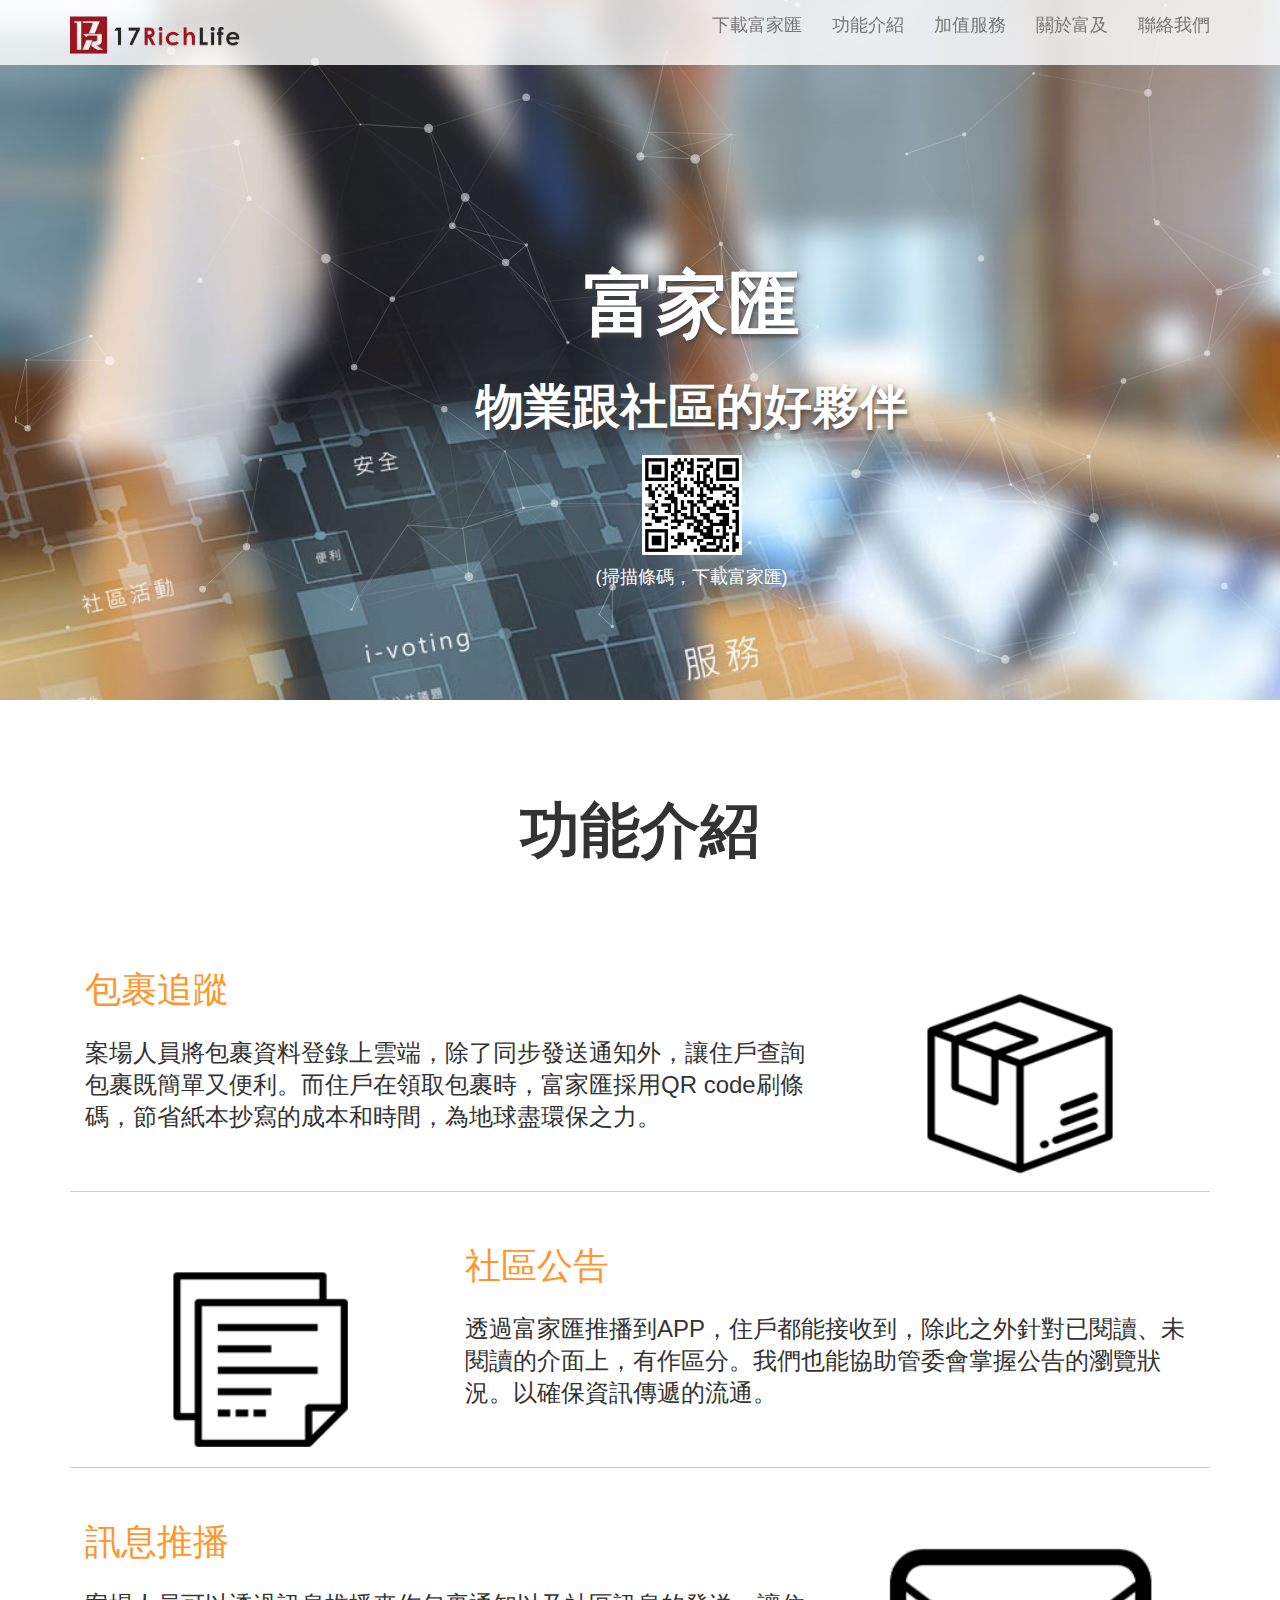
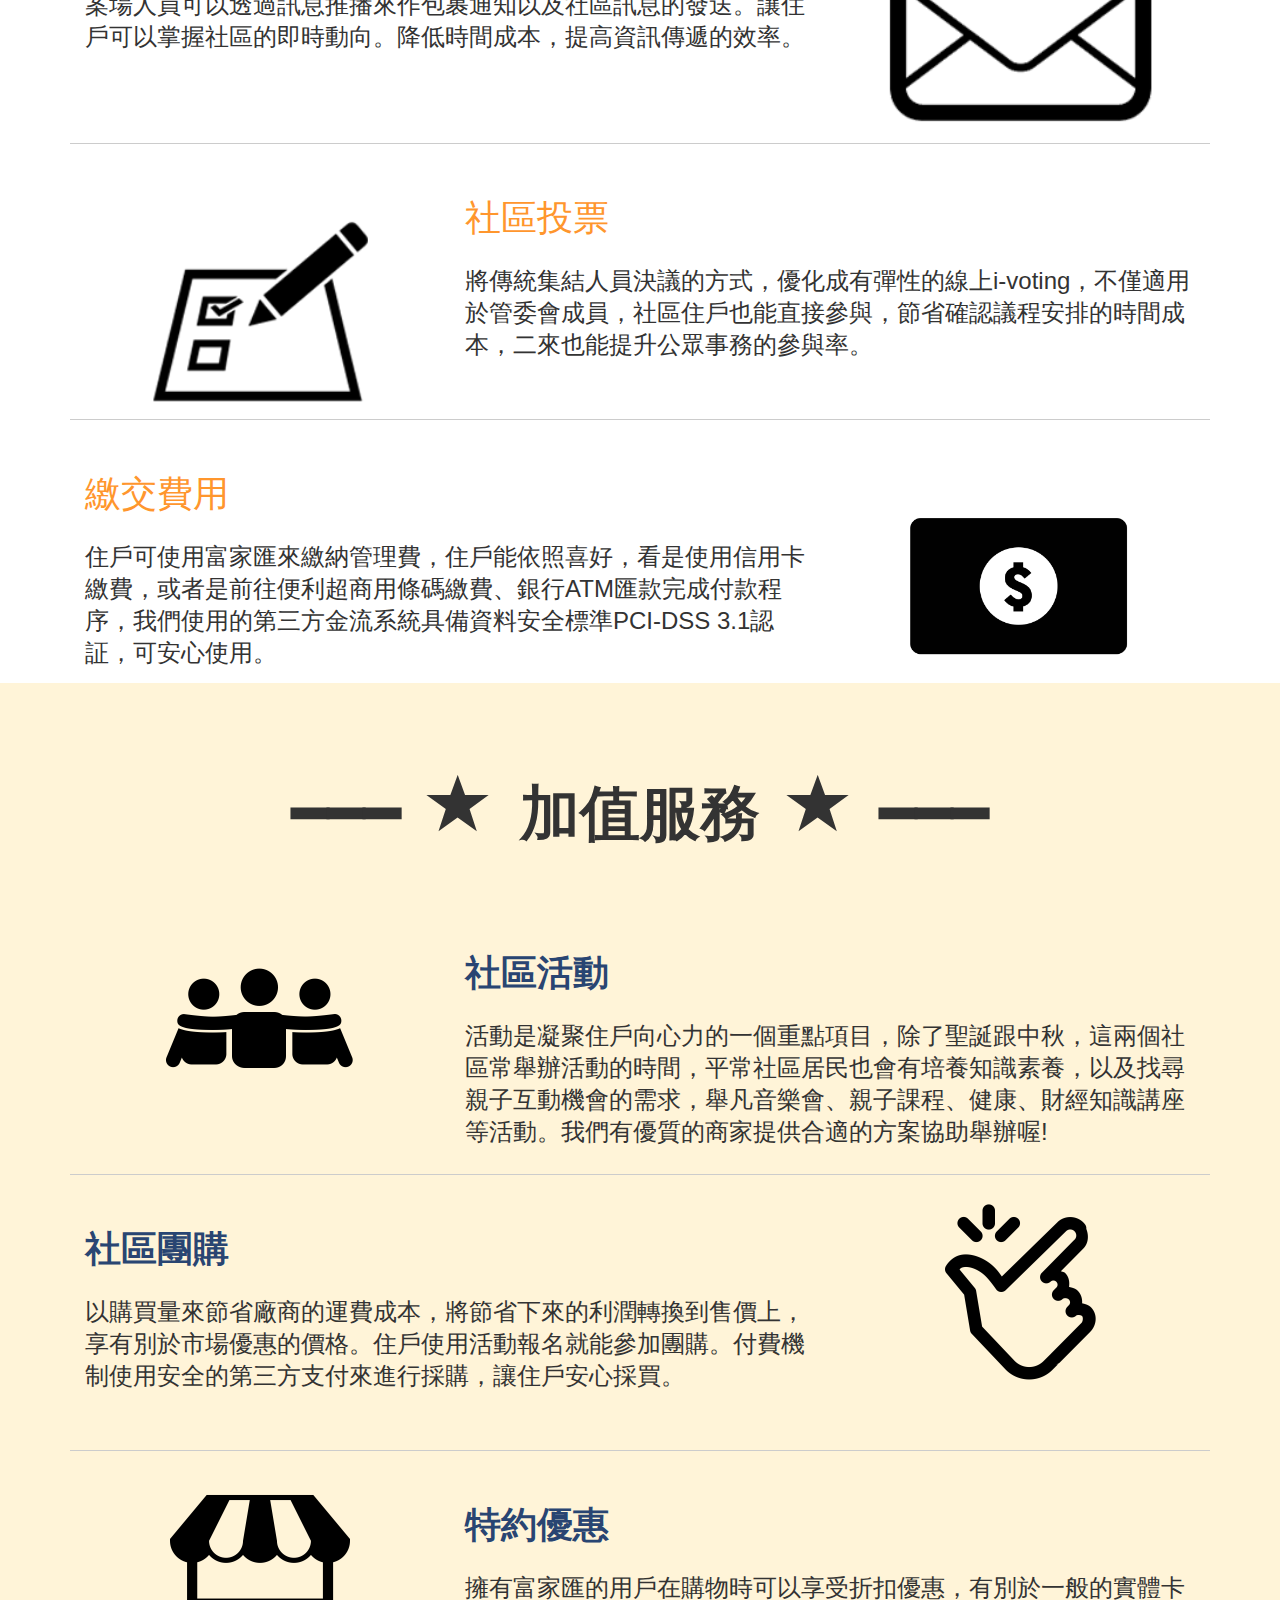
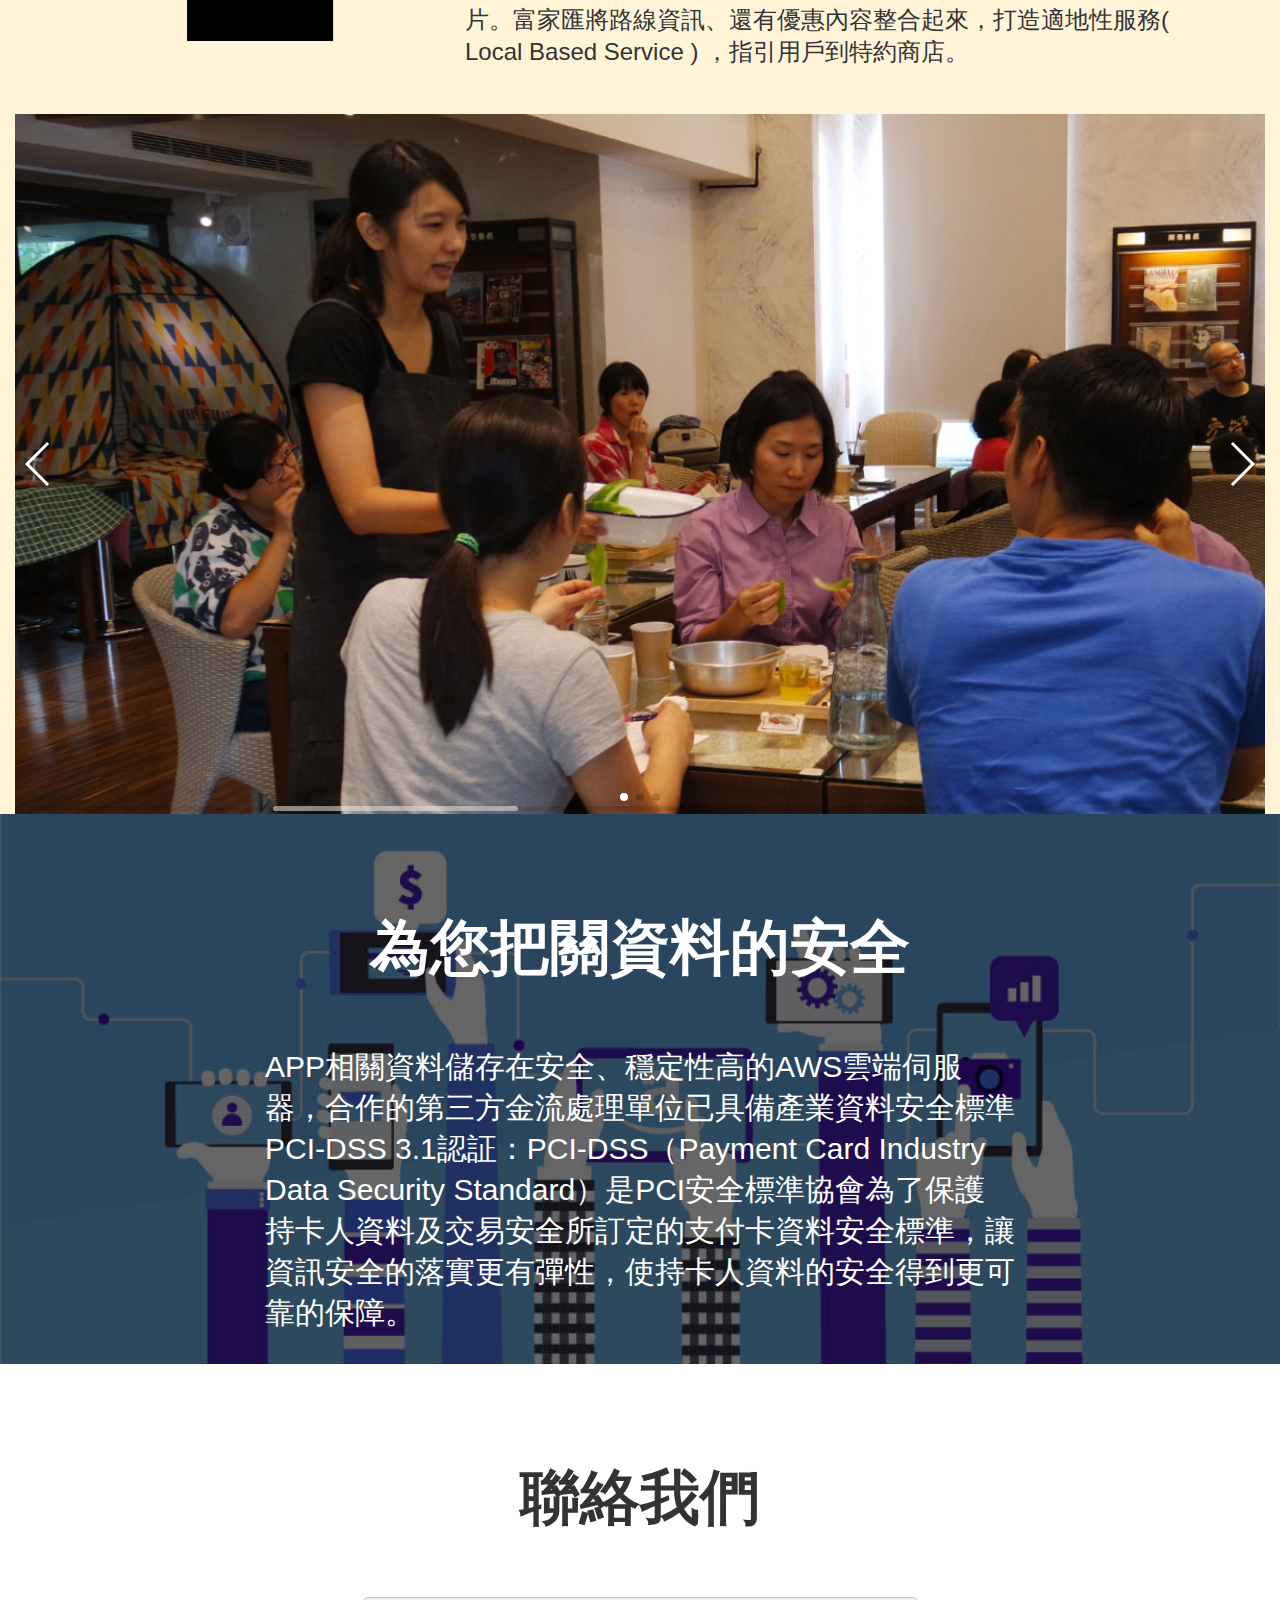
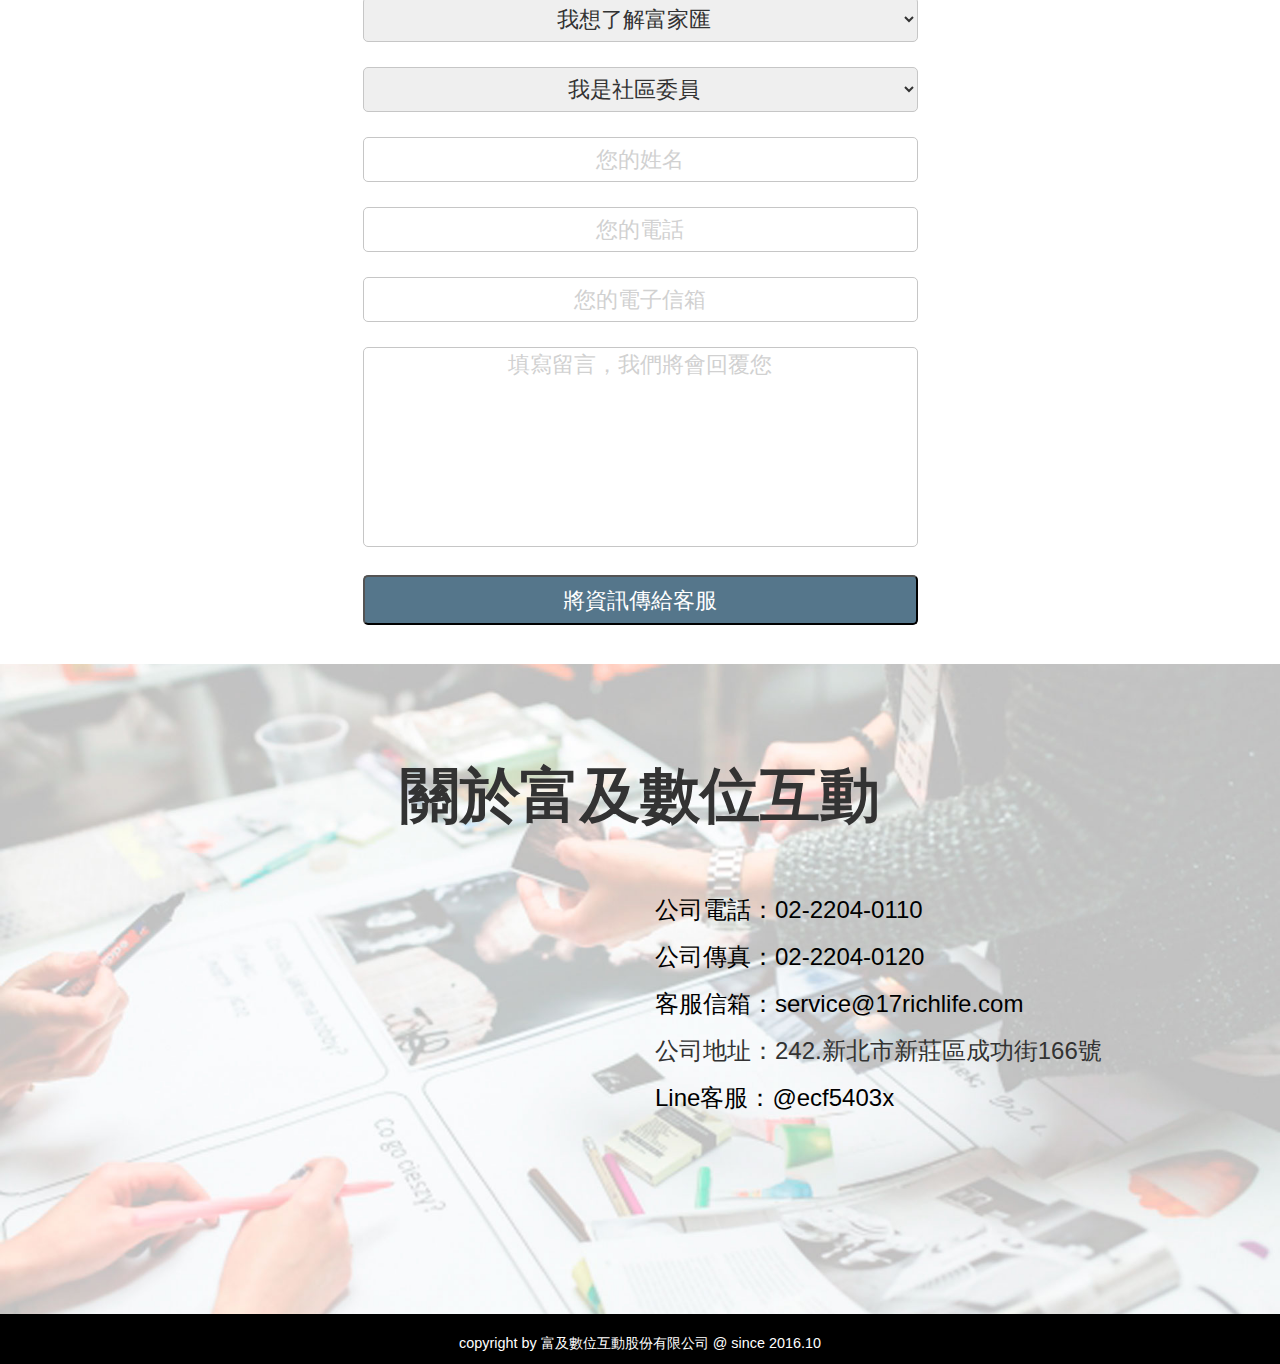
<file: index.html>
<!DOCTYPE html>
<html lang="">
	<head>
		<meta charset="utf-8">
		<meta http-equiv="X-UA-Compatible" content="IE=edge">
		<meta name="viewport" content="width=device-width, initial-scale=1">
		<title>富及數位互動股份有限公司官方網站</title>
		<!-- Bootstrap CSS -->
		<link rel="stylesheet" href="bootstrap/css/bootstrap.css">
		<!-- 背景特效 -->
		<meta name="description" content="particles.js is a lightweight JavaScript library for creating particles.">
  		<meta name="author" content="Vincent Garreau" />
  		<meta name="viewport" content="width=device-width, initial-scale=1.0, minimum-scale=1.0, maximum-scale=1.0, user-scalable=no">
  		<meta name="description" content="17RichLife富及數位互動於2016年成立，由一群專精於電子商務與智慧互動平台的創意人和系統工程師所組成，17RichLife將帶給您前所未有的用戶體驗。我們的願景是透過提供住戶相關的食、衣、住、行、育樂等優良店家特約福利和活動參與，結合精準的需求服務分析，創造各個家庭彼此之間良好的互動進而豐富家庭生活，讓所有人的生活都能變得更輕鬆、更愉快。我們的使命是提高各住宅社區住戶的資訊流通與活動經營，讓建商、物業管理公司與社區住戶間的互動脫離以往的被動式的溝通，緊密聯繫建商、住戶與社區的凝聚力。17RichLife自行研發的社區智慧互動平台，歸類消費者的消費習慣以及喜好，進而精準鎖定目標族群，為廠商帶來最具有價值的客戶。我們為會員挑選的特約店家也為讓消費者的生活更增添豐富以及樂趣。">
  		<meta name="keywords" content="富家匯,富家保,社區服務平台,富及數位互動股份有限公司,富及,富及數位互動,生活,樂趣,互動,分享,富及生活家">
  		<!-- font awesome -->
		<link href="https://maxcdn.bootstrapcdn.com/font-awesome/4.6.3/css/font-awesome.min.css" rel="stylesheet" integrity="sha384-T8Gy5hrqNKT+hzMclPo118YTQO6cYprQmhrYwIiQ/3axmI1hQomh7Ud2hPOy8SP1" crossorigin="anonymous">
  		<link rel="shortcut icon" href="img/favicon.ico"/>
		<link rel="bookmark" href="img/favicon.ico"/>
		<link rel="shortcut icon" href="img/favicon.ico" type="image/x-icon">
		<link rel="icon" href="img/favicon.ico" type="image/x-icon">
  		<link rel="stylesheet" media="screen" href="css/style.css">
  		<link rel="stylesheet" media="screen" href="css/swiper.css">
  		<link rel="stylesheet" media="screen" href="assets/animate/animate.css">
	</head>
	<body>
		<!-- 選單 -->
		<nav class="navbar navbar-default navbar-fixed-top block_menu" role="navigation">
			<div class="container">
				<a class="navbar-brand logo" href="index.html"><img src="img/logo/logo.png" alt=""></a>
				<div class="navbar-header">
					<button type="button" class="navbar-toggle btn_menu_cellphone" data-toggle="collapse" data-target=".navbar-ex1-collapse">
						<span class="sr-only">選單切換</span>
						<span class="icon-bar"></span>
						<span class="icon-bar"></span>
						<span class="icon-bar"></span>
					</button>
				</div>
				
				<!-- 手機隱藏選單區 -->
				<div class="collapse navbar-collapse navbar-ex1-collapse">
					<!-- 右選單 -->
					<ul class="nav navbar-nav navbar-right topArea scroll">
						<li id="block1" class="block1"><a class="menu_link" href="#particles-js">下載富家匯</a></li>
						<li id="block2" class="block2"><a class="menu_link" href="#block_option">功能介紹</a></li>
						<li id="block3" class="block3"><a class="menu_link" href="#block_bestOption">加值服務</a></li>
						<li id="block4" class="block4"><a class="menu_link" href="#block_aboutus">關於富及</a></li>
						<li id="block5" class="block5"><a class="menu_link" href="#block_contactus">聯絡我們</a></li>
					</ul>
				</div>
				<!-- 手機隱藏選單區結束 -->
			</div>
		</nav>
		<!-- 首頁大圖 -->
		<div id="particles-js" class="col-lg-12 col-md-12 block_headerView">
			<div class="btn_download animated rubberBand"><a class="appName" href="http://onelink.to/9hkmrg">下載富家匯</a></div>
			<div class="show_product container animated fadeInUp">
				<p class="title_productName ">富家匯</p>
				<p class="title_slogan">物業跟社區的好夥伴</p>
				<img class="dl_code img-responsive " src="img/downloadCode.png" alt="">
				<p class="code_content">(掃描條碼，下載富家匯)</p>
			</div>
		</div>
		
		<!-- 功能介紹 -->
		<div id="block_option" class="col-md-12 ">
			<div class="container">
				<p class="col-md-12 title_block animated flipInX">功能介紹</p>
				<!-- 包裹追蹤 -->
				<div class="row">
					<div class="col-md-12 col-xs-12 block_option">
						<div class="col-xs-12 col-sm-4 col-md-4 col-sm-push-8 col-md-4 col-md-push-8 col-lg-4">
							<a href="#" class="thumbnail option">
				                <img class="option_pic img-responsive animated bounceIn" src="img/option_pic/option1.png" alt="">
				            </a>
						</div>
						<div class="col-xs-12 col-sm-8 col-md-8 col-sm-pull-4 col-md-8 col-md-pull-4 col-lg-8">
							<p class="title_option ">包裹追蹤</p>
							<p class="content_option">案場人員將包裹資料登錄上雲端，除了同步發送通知外，讓住戶查詢包裹既簡單又便利。而住戶在領取包裹時，富家匯採用QR code刷條碼，節省紙本抄寫的成本和時間，為地球盡環保之力。</p>
						</div>
					</div>
				</div>
				<!-- 包裹追蹤　end -->
				<hr class="line">
				
				<!-- 社區公告 -->
				<div class="row">
					<div class="col-md-12 col-xs-12 block_option">
						<div class="col-xs-12 col-md-4 col-sm-4 col-lg-4 ">
							<a href="#" class="thumbnail option">
				                <img class="option_pic img-responsive animated bounceIn" src="img/option_pic/option2.png" alt="">
				            </a>
						</div>
						<div class="col-xs-12 col-md-8 col-sm-8 col-lg-8 ">
							<p class="title_option">社區公告</p>
							<p class="content_option">透過富家匯推播到APP，住戶都能接收到，除此之外針對已閱讀、未閱讀的介面上，有作區分。我們也能協助管委會掌握公告的瀏覽狀況。以確保資訊傳遞的流通。</p>
						</div>
					</div>
				</div>
				<!-- 社區公告　end -->
			
				<hr class="line">
				
				<!-- 訊息推播 -->
				<div class="row">
					<div class="col-md-12 col-xs-12 block_option">
						<div class="col-xs-12 col-md-4 col-sm-4 col-sm-push-8 col-md-4 col-md-push-8">
							<a href="#" class="thumbnail option">
				                <img class="option_pic img-responsive animated bounceIn" src="img/option_pic/msg.png" alt="">
				            </a>
						</div>
						<div class="col-xs-12 col-md-8 col-sm-8 col-sm-pull-4 col-md-8 col-md-pull-4">
							<p class="title_option">訊息推播</p>
							<p class="content_option">案場人員可以透過訊息推播來作包裹通知以及社區訊息的發送。讓住戶可以掌握社區的即時動向。降低時間成本，提高資訊傳遞的效率。</p>
						</div>
					</div>
				</div>
				<!-- 社區投票　end -->
			
				<hr class="line">
			
				<!-- 社區投票 -->
				<div class="row">
					<div class="col-md-12 col-xs-12 block_option">
						<div class="col-xs-12 col-md-4 col-sm-4 col-lg-4 ">
							<a href="#" class="thumbnail option">
				                <img class="option_pic img-responsive animated bounceIn" src="img/option_pic/option3.png" alt="">
				            </a>
						</div>
						<div class="col-xs-12 col-md-8 col-sm-8 col-lg-8 ">
							<p class="title_option">社區投票</p>
							<p class="content_option">將傳統集結人員決議的方式，優化成有彈性的線上i-voting，不僅適用於管委會成員，社區住戶也能直接參與，節省確認議程安排的時間成本，二來也能提升公眾事務的參與率。</p>
						</div>
					</div>
				</div>
				<!-- 社區投票　end -->
				<hr class="line">
			
				<!-- 繳交費用 -->
				<div class="row">
					<div class="col-md-12 col-xs-12 block_option">
						<div class="col-xs-12 col-md-4 col-sm-4 col-sm-push-8 col-md-4 col-md-push-8">
							<a href="#" class="thumbnail option">
				                <img class="option_pic img-responsive animated bounceIn" src="img/option_pic/option4.png" alt="">
				            </a>
						</div>
						<div class="col-xs-12 col-md-8 col-sm-8 col-sm-pull-4 col-md-8 col-md-pull-4 ">
							<p class="title_option">繳交費用</p>
							<p class="content_option">住戶可使用富家匯來繳納管理費，住戶能依照喜好，看是使用信用卡繳費，或者是前往便利超商用條碼繳費、銀行ATM匯款完成付款程序，我們使用的第三方金流系統具備資料安全標準PCI-DSS 3.1認証，可安心使用。</p>
						</div>
					</div>
				</div>
				<!-- 繳交費用　end -->
			</div>
		</div>
		<!-- 功能項 end -->

		<!-- 加值服務 -->
		<div id="block_bestOption" class="col-md-12 col-xs-12  block_bestOption">
			<div class="container">
				<p class="col-md-12 title_block animated slideInUp">━━━<i class="glyphicon glyphicon-star star_left"></i>加值服務<i class="glyphicon glyphicon-star star_right"></i>━━━</p>
				<div class="row">
					<div class="col-md-12 col-xs-12 block_option animated slideInLeft">
						<div class="col-xs-12 col-md-4 col-sm-4 col-lg-4">
							<a href="#" class="thumbnail option">
					            <img class="pic_advantage img-responsive" src="img/special/best1.png" alt="">
					        </a>
						</div>
						<div class="col-xs-12 col-md-8 col-sm-8 col-lg-8 ">
							<p class="title_option_best">社區活動</p>
							<p class="content_option">活動是凝聚住戶向心力的一個重點項目，除了聖誕跟中秋，這兩個社區常舉辦活動的時間，平常社區居民也會有培養知識素養，以及找尋親子互動機會的需求，舉凡音樂會、親子課程、健康、財經知識講座等活動。我們有優質的商家提供合適的方案協助舉辦喔!</p>
						</div>
					</div>
				</div>

				<hr class="line">
				<div class="row">
					<div class="col-md-12 col-xs-12 block_option animated slideInRight">
						<div class="col-xs-12 col-md-4 col-sm-4 col-sm-push-8 col-md-4 col-md-push-8">
							<a href="#" class="thumbnail option">
				                <img class="pic_advantage img-responsive" src="img/special/best2.png" alt="">
				            </a>
						</div>
						<div class="col-xs-12 col-md-8 col-sm-8 col-sm-pull-4 col-md-8 col-md-pull-4">
							<p class="title_option_best">社區團購</p>
							<p class="content_option">以購買量來節省廠商的運費成本，將節省下來的利潤轉換到售價上，享有別於市場優惠的價格。住戶使用活動報名就能參加團購。付費機制使用安全的第三方支付來進行採購，讓住戶安心採買。</p>
						</div>
					</div>
				</div>
				<hr class="line">
				<div class="row">
					<div class="col-md-12 col-xs-12 block_option animated slideInLeft">
						<div class="col-xs-12 col-md-4 col-sm-4 col-lg-4 ">
							<a href="#" class="thumbnail option">
					            <img class="pic_advantage img-responsive" src="img/special/best3.png" alt="">
					        </a>
						</div>
						<div class="col-xs-12 col-md-8 col-sm-8 col-lg-8 animated fadeInUp">
							<p class="title_option_best">特約優惠</p>
							<p class="content_option">擁有富家匯的用戶在購物時可以享受折扣優惠，有別於一般的實體卡片。富家匯將路線資訊、還有優惠內容整合起來，打造適地性服務( Local Based Service ) ，指引用戶到特約商店。</p>
						</div>
					</div>
				</div>

			</div>
		</div>
		<!-- 加值服務end -->

		<div class="col-xs-12 col-md-12 block_act animated flipInX">
			<div class="swiper-container">
			    <div class="swiper-wrapper">
			        <div class="swiper-slide"><a href="img/activity_pic/show1.jpg"><div class="introduce"><p class="ie_content">蔬食樂親子鮮食手作課程剪影</p></div><img class="picShhow" src="img/activity_pic/show1.jpg" /></a></div>
			        <div class="swiper-slide"><a href="img/
			        	activity_pic/show2.jpg"><div class="introduce"><p class="ie_content">吳天泰老師鋼琴音樂演奏會</p></div><img src="img/activity_pic/show2.jpg" /></a></div>
			        <div class="swiper-slide"><a href="img/activity_pic/show3.jpg"><div class="introduce"><p class="ie_content">統一食品健康講座眼壓檢測</p></div><img src="img/activity_pic/show3.jpg" /></a></div>
			    </div>
			    <div class="swiper-pagination"></div>
			    <div class="swiper-scrollbar"></div>
			    <!-- 如果需要導航按鈕 -->
			    <div class="swiper-button-prev swiper-button-white"></div>
			    <div class="swiper-button-next swiper-button-white"></div>  
			</div>
		</div>

		<!-- 資料安全 -->
		<div id="block_security" class="col-xs-12 col-md-12 block_security">
			<div class="container">
				<div class="row animated flipInY">
					<p class="col-xs-12 col-md-12 title_block">為您把關資料的安全</p>
					<p class="col-md-8 col-md-push-2 content_security">APP相關資料儲存在安全、穩定性高的AWS雲端伺服器，合作的第三方金流處理單位已具備產業資料安全標準PCI-DSS 3.1認証：PCI-DSS（Payment Card Industry Data Security Standard）是PCI安全標準協會為了保護持卡人資料及交易安全所訂定的支付卡資料安全標準，讓資訊安全的落實更有彈性，使持卡人資料的安全得到更可靠的保障。</p>
				</div>
			</div>
		</div>
		<!-- 資料安全 end -->

		<!-- 聯絡我們 -->
		<div id="block_contactus" class="col-xs-12 col-md-12 col-lg-12 block_contactus">
			<div class="container">
				<div class="row animated slideInUp">
					<p class="col-md-12 title_block">聯絡我們</p>
					<div class="col-xs-12 col-sm-10 col-sm-push-1 col-md-6 col-md-push-3 form_sendReq">
						<form action='https://www.getform.org/f/d7bd5eda-5f60-4d3d-b196-fde9eddeeb30' method="POST">
						<!-- <form action='https://www.getform.org/f/6b8254c1-dc5a-4a52-81cd-3e1b837e7e83' method="POST"> -->
							<select class="req_select" name="optradio">
 								<option name="faq">我想了解富家匯</option>
 								<option name="faq">我想要把產品/服務導入社區</option>
 								<option name="faq">我想要詢問活動合作</option>
							</select>
							<select class="cmp_select" name="optradio">
 								<option name="faq">我是社區委員</option>
 								<option name="faq">我是總幹事</option>
 								<option name="faq">我是管理員</option>
 								<option name="faq">我是建設公司</option>
 								<option name="faq">我是物業公司</option>
							</select>
						    <input id='name' class="req_name" type="text" placeholder="您的姓名" name="user_name">
						    <input id='phone' class="req_phone" type="phone" placeholder="您的電話" name="user_phone">
						    <input id='mail' class="req_mail" type="email" placeholder="您的電子信箱" name="user_mail">
						    <textarea id='text' class="req_msg" name="message" placeholder="填寫留言，我們將會回覆您" name="text_content"></textarea>
						    <button class="req_send" value="將資訊傳給客服" onclick="">將資訊傳給客服</button>
						</form>
					</div>
				</div>
			</div>
		</div>
		<!-- 聯絡我們 end -->

		<!-- 關於富及數位互動 -->
		<div id="block_aboutus" class="col-xs-12 col-md-12 block_aboutus">
			<div class="container">
				<div class="row animated flipInX">
					<div class="col-md-12">
						<p class="col-md-12 title_block">關於富及數位互動</p>
						<div class="col-xs-12 col-md-6 block_map">
							<iframe class="map" src="https://www.google.com/maps/embed?pb=!1m18!1m12!1m3!1d3615.50180441514!2d121.42150666665778!3d25.017039129337174!2m3!1f0!2f0!3f0!3m2!1i1024!2i768!4f13.1!3m3!1m2!1s0x346e7bd1957a65bd%3A0x285e3ea0bed56420!2z5a-M5Y-K5pW45L2N5LqS5YuV6IKh5Lu95pyJ6ZmQ5YWs5Y-4!5e0!3m2!1szh-TW!2stw!4v1511371660878" width="100%;" height="auto" frameborder="0" style="border:0" allowfullscreen></iframe>
						</div>
						<div class="col-xs-12 col-md-6 block_contactInf">
							<p class="inf_phone"><a href="tel:0222040110">公司電話：02-2204-0110</a></p>
							<p class="inf_fax"><a href="tel:0222040110">公司傳真：02-2204-0120</a></p>
							<p class="inf_mail"><a href="mailto:service@17richlife.com">客服信箱：service@17richlife.com</a></p>
							<p class="inf_add">公司地址：242.新北市新莊區成功街166號</p>
							<p class="inf_line"><a href="https://line.me/R/ti/p/%40ecf5403x">Line客服：@ecf5403x</a></p>
						</div>
					</div>
				</div>
			</div>
		</div>
		<!-- 關於富及數位互動 end -->

		<div class="col-xs-12 col-md-12 block_footer">
			<p class="copyright">copyright by 富及數位互動股份有限公司 @ since 2016.10</p>
		</div>
		
		<!-- jQuery -->
		<!-- <script src="https://code.jquery.com/jquery.js"></script> -->
		<script src="https://code.jquery.com/jquery-3.3.1.js" integrity="sha256-2Kok7MbOyxpgUVvAk/HJ2jigOSYS2auK4Pfzbm7uH60=" crossorigin="anonymous"></script>
		<!-- 聊天室 -->
		<!-- 特效 -->
		<script src="js/particles.js"></script>
		<script src="js/app.js"></script>
		<!-- 輪播 -->
		<script src="js/swiper.min.js"></script>
		<!-- 秀輪播照片資訊 -->
		<script src="js/activityPic.js"></script>
		<!-- 捲動畫面 -->
		<script src="js/scroll.js"></script>
		<!-- 檢查欄位 -->
		<script src="js/confirm.js"></script>
		<!-- alert -->
		<!-- Bootstrap JavaScript -->
		<script src="https://maxcdn.bootstrapcdn.com/bootstrap/3.3.6/js/bootstrap.min.js" integrity="sha384-0mSbJDEHialfmuBBQP6A4Qrprq5OVfW37PRR3j5ELqxss1yVqOtnepnHVP9aJ7xS" crossorigin="anonymous"></script>
		<script>
    		var swiper = new Swiper('.swiper-container', {
		      navigation: {
		        nextEl: '.swiper-button-next',
		        prevEl: '.swiper-button-prev',
		        scrollbar: '.swiper-scrollbar',
		      },
		      scrollbar: {
		        el: '.swiper-scrollbar',
		        hide: true,
		      },
		      pagination: {
        		el: '.swiper-pagination',
      		  },
		      loop: true,
		      autoplay: true, // 自動輪播
		      autoplayTimeout: 2000, // 切換時間
		      autoplayHoverPause: true // 滑鼠經過時暫停
		    });
  		</script>
	</body>
</html>
</file>
<file: css/style.css>
html,body,div,span,object,iframe,h1,h2,h3,h4,h5,h6,p,blockquote,pre,abbr,address,cite,code,del,dfn,em,img,ins,kbd,q,samp,small,strong,sub,sup,var,b,i,dl,dt,dd,ol,ul,li,fieldset,form,label,legend,table,caption,tbody,tfoot,thead,tr,th,td,article,aside,canvas,details,figcaption,figure,footer,header,hgroup,menu,nav,section,summary,time,mark,audio,video{margin:0;padding:0;border:0;outline:0;font-size:100%;vertical-align:baseline;background:transparent}
body{line-height:1}
article,aside,details,figcaption,figure,footer,header,hgroup,menu,nav,section{display:block}
nav ul{list-style:none}
blockquote,q{quotes:none}
blockquote:before,blockquote:after,q:before,q:after{content:none}
/* a{margin:0;padding:0;font-size:100%;vertical-align:baseline;background:transparent;text-decoration:none} */
mark{background-color:#ff9;color:#000;font-style:italic;font-weight:bold}
del{text-decoration:line-through}
abbr[title],dfn[title]{border-bottom:1px dotted;cursor:help}
table{border-collapse:collapse;border-spacing:0}
/* hr{display:block;height:1px;border:0;border-top:1px solid #000;margin:1em 0;padding:0} */
input,select{vertical-align:middle}
li{list-style:none}

::-webkit-input-placeholder { /* Chrome/Opera/Safari */
  color: #d1d1d1;
}
::-moz-placeholder { /* Firefox 19+ */
  color: #d1d1d1;
}
:-ms-input-placeholder { /* IE 10+ */
  color: #d1d1d1;
}
:-moz-placeholder { /* Firefox 18- */
  color: #d1d1d1;
}

/* =============================================================================
   My CSS
   ========================================================================== */

/* ---- base ---- */
#tlkio{
    width: 400px;
    height: 400px;
    display: block;
    position: absolute;
}

html{
  -webkit-tap-highlight-color: rgba(0, 0, 0, 0);
}
img{
  width: 100%;
}
body{
  font:normal 75% Arial, Helvetica, sans-serif;
}

canvas{
  display:block;
  position: absolute;
  vertical-align:bottom;
}

/* 針對mac 13 */

/* ---- particles.js container ---- */
@media screen and (min-width:1025px){
    .menu_link{
        font-size: 1.5em;
        font-family:Apple LiGothic Medium,微軟正黑體,Adobe 繁黑體 Std B,Arial, Helvetica, sans-serif;
    }
    .gototop{
        position: fixed;
        bottom: 90px; 
        right: 20px;
        background: rgba(255,255,255,0.8);
        padding: 10px;
        color: #fff;
    }
    .logo{
        width: 200px;
    }
    .block_menu{
        height: 65px;
        /* position: absolute; */
        border: 0px;
        background-color: rgba(255, 255, 255, 0.8);
        font-family:Apple LiGothic Medium,微軟正黑體,Adobe 繁黑體 Std B,Arial, Helvetica, sans-serif;
    }
    .block_headerView{
        height: 700px;
        background-image: url('../img/block_background_pic/bg_service.jpg');
        background-size: cover;
        background-position:center;
        background-repeat: no-repeat;
        overflow-x: hidden;
    }
    .show_product{
        width: 500px;
        height: 300px;
        display: block;
        position: absolute;
        top: 30%;
        left: 34.5%;

    }
    .title_productName{
        width:250px;
        height:40px;
        /* background-color: #c60; */
        margin: 0 auto;
        text-align: center;
        padding-top: 10%;
        color: #fff;
        font-size: 6em;
        font-weight: bold;
        text-shadow: 1px 3px 5px #444;
        font-family:Apple LiGothic Medium,微軟正黑體,Adobe 繁黑體 Std B,Arial, Helvetica, sans-serif;
    }

    .title_slogan{
        width:450px;
        height:40px;
        /* background-color: #c60; */
        padding-top:25%;
        color: #fff;
        margin: 0 auto;
        text-align: center;
        font-size: 4em;
        font-weight: bold;
        text-shadow: 1px 3px 5px #444;
        font-family:Apple LiGothic Medium,微軟正黑體,Adobe 繁黑體 Std B,Arial, Helvetica, sans-serif;
    }
    /* .nav > li.block1{
        display: none;
    } */
    .dl_code{
        width: 100px;
        height: 100px;
        margin: 0 auto;
        margin-top: 80px;
        /* background-color: #c60; */
    }
    .code_content{
        padding-top: 10px;
        text-align: center;
        color: #fff;
        font-size: 1.5em;
        font-family:Apple LiGothic Medium,微軟正黑體,Adobe 繁黑體 Std B,Arial, Helvetica, sans-serif;
    }
    .btn_download{
        display: none;
    }
    .btn_download a:hover{
        color: #fff;
        text-shadow: 1px 1px 3px #fff;
        text-decoration:none;
    }
    .appName{
        display: block;
        height: 80px;
        color: #fff;
        margin-top: 10px;
    }
    .line{
        display: block;
        height: 1px;
        border: 0;
        border-top: 1px solid #ccc;
        margin: 1em 0;
        padding: 0; 
        z-index: 999;
    }
    .block_option{
        height: 250px;
        display: block;
    }
    .title_block{
        padding-top: 8%;
        padding-bottom: 5%;
        text-align: center;
        font-size: 5em;
        font-weight: bold;
        font-family:Apple LiGothic Medium,微軟正黑體,Adobe 繁黑體 Std B,Arial, Helvetica, sans-serif;
    }
     .option{
        border: 0px;
        background-color: transparent;
    }
    .option_pic{
        width: 300px;
        /* padding-top: 13%; */
    }
    .title_option{
        padding-top: 5%;
        color: #ff962d;
        font-size: 3em;
        font-family:Apple LiGothic Medium,微軟正黑體,Adobe 繁黑體 Std B,Arial, Helvetica, sans-serif;
    }
    .content_option{
        padding-top: 3%;
        font-size: 2em;
        font-family:Apple LiGothic Medium,微軟正黑體,Adobe 繁黑體 Std B,Arial, Helvetica, sans-serif;
    }
    .block_adv{
        text-align: center;
        height: 300px;
    }
    .pic_advantage{
        width: 200px;
    }
    .adv{
        background-color: transparent;
        border: 0px;
    }
    .content_adv{
        text-align: center;
        color: #fff;
        font-size: 2em;
        font-family:Apple LiGothic Medium,微軟正黑體,Adobe 繁黑體 Std B,Arial, Helvetica, sans-serif;
    }
    /* 2017.12.12 */
    .star_left,
    .star_right{
        padding-left: 30px;
        padding-right: 30px;
    }
    .sl{
        width: 100px;
        height: 5px;
        background-color: #000;
    }
    .pic1{
        height: 700px;
        background-image: url('../img/activity_pic/show1.jpg');
        background-size: contain;
        background-position: center;
        background-repeat: no-repeat;
    }
    .pic2{
        height: 700px;
        background-image: url('../img/activity_pic/show2.jpg');
        background-size: contain;
        background-position: center;
        background-repeat: no-repeat;
    }
    .pic3{
        height: 700px;
        background-image: url('../img/activity_pic/show3.jpg');
        background-size: contain;
        background-position: center;
        background-repeat: no-repeat;
    }
    .block_bestOption{
        width:100% ;
        height: 100%;
        display: block;
        background-color:#fff4d8;
    }
    .block_activity{
        width: 100%;
        height: 1000px;
        display: block;
        background-color:#ffefd1;
    }
    .title_option_best{
        padding-top: 5%;
        color: #294572;
        font-size: 3em;
        font-weight: bold;
        font-family:Apple LiGothic Medium,微軟正黑體,Adobe 繁黑體 Std B,Arial, Helvetica, sans-serif;
    }
    .block_act{
        width: 100%;
        height: 700px;
        display: block;
        background-color:#fff4d8;
        /* background-color: #c60; */
    }
    .introduce{
        width: 100%;
        height: 100px;
        display: block;
        position: absolute;
        top: 150%;
        background-color: rgba(0, 0, 0, 0.7)
    }
    .introduce_show{
        top: 80%;
        transition: .8s;
        -webkit-transition: .8s;
        -mos-transition: .8s;
    }
    .introduce_hide{
        top: 150%;
        transition: .8s;
        -webkit-transition: .8s;
        -mos-transition: .8s;
    }
    .ie_content{
        padding-top: 40px;
        padding-left: 10%;
        color: #fff;
        font-size: 2.4em;
        font-family:Apple LiGothic Medium,微軟正黑體,Adobe 繁黑體 Std B,Arial, Helvetica, sans-serif;
    }
    .swiper-container {
        width: 100%;
        height: 100%;
    }
    .block_store{
        width: 100%;
        height:2000px;
        display: block;
        background-color:#fff;
    }
    .content_store{
        font-size: 2em;
        font-family:Apple LiGothic Medium,微軟正黑體,Adobe 繁黑體 Std B,Arial, Helvetica, sans-serif;
        padding-bottom: 50px;
    }
    .slidePic{
        margin-top: 50px;
        background-color: #fff;
    }
    .optionMap{
        height: 400px;
        background-color: #C90;
    }
    .block_security{
        width: 100%;
        height: 550px;
        display: block;
        background-image: url('../img/block_background_pic/bg_security1.jpg');
        background-size: cover;
        background-position:center;
        background-repeat: no-repeat;
    }
    .block_security > .container > .row > .title_block{color:#fff;}
    .content_security{
        color: #fff;
        font-size: 2.5em;
        font-family:Apple LiGothic Medium,微軟正黑體,Adobe 繁黑體 Std B,Arial, Helvetica, sans-serif;
    }
    .block_aboutus{
        width: 100%;
        height: 650px;
        background-image: url('../img/block_background_pic/bg_aboutus.jpg');
        background-size: cover;
        background-position:center;
        background-repeat: no-repeat;
    }
    
    .map{
        width: 100%;
        height: 300px;
    }
    .inf_phone,
    .inf_fax,
    .inf_mail,
    .inf_add,
    .inf_line{
        font-size: 2em;
        font-family:Apple LiGothic Medium,微軟正黑體,Adobe 繁黑體 Std B,Arial, Helvetica, sans-serif; 
    }
    .inf_fax,
    .inf_mail,
    .inf_add,
    .inf_line{
        padding-top: 15px;
    }
    .inf_phone a,
    .inf_fax a,
    .inf_mail a,
    .inf_add a,
    .inf_line a{
        color: #000;
    }
    a:hover{
        text-decoration:none;
    }
    .block_contactus{
        width: 100%;
        height: 900px;
        display: block;
    }
    .form_sendReq{

    }
    .req_name,
    .req_mail,
    .req_phone,
    .req_select,
    .cmp_select,
    .req_msg{
        width: 100%;
        height: 45px;
        margin-top: 25px;
        border-radius: 5px;
        border: 1px solid #c6c6c6;
        font-size: 1.8em;
        text-align: center;
        font-family:Apple LiGothic Medium,微軟正黑體,Adobe 繁黑體 Std B,Arial, Helvetica, sans-serif; 
    }
    .req_select{
        margin-top: 0px;
    }
    .req_send{
        width: 100%;
        height: 50px;
        margin-top: 25px;
        border-radius: 5px;
        text-align: center;
        font-size: 1.8em;
        color: #fff;
        background-color: #55768B;
        font-family:Apple LiGothic Medium,微軟正黑體,Adobe 繁黑體 Std B,Arial, Helvetica, sans-serif; 
    }
    .req_msg{
        height: 200px;
        resize: none;
    }
    .block_footer{
        height:50px;
        background-color: #000;
    }
    .copyright{
        padding-top: 20px;
        text-align: center;
        color: #fff;
        font-size: 1.2em;
        font-family:Apple LiGothic Medium,微軟正黑體,Adobe 繁黑體 Std B,Arial, Helvetica, sans-serif;
    }  
}

@media screen and (max-width: 1024px){
    .dl_code{
        display: none;
    }
    .code_content{
        display: none;
    }
    .option{
        border: 0px;
        background-color: transparent;
    }
    .introduce{
        width: 100%;
        height: 100px;
        display: block;
        position: absolute;
        top: 80%;
        background-color: rgba(0, 0, 0, 0.7)
    }
    .introduce_show{
        top: 80%;
        transition: .8s;
        -webkit-transition: .8s;
        -mos-transition: .8s;
    }
    .introduce_hide{
        top: 150%;
        transition: .8s;
        -webkit-transition: .8s;
        -mos-transition: .8s;
    }
    .ie_content{
        padding-top: 30px;
        padding-left: 10%;
        color: #fff;
        font-size: 2.4em;
        font-family:Apple LiGothic Medium,微軟正黑體,Adobe 繁黑體 Std B,Arial, Helvetica, sans-serif;
    }
    .block_act{
        width: 100%;
        height: 500px;
        display: block;
        background-color:#fff4d8;
    }
    .swiper-container {
        width: 100%;
        height: 100%;
    }
    .menu_link{
        margin-top: 10px;
        font-size: 1.5em;
        font-family:Apple LiGothic Medium,微軟正黑體,Adobe 繁黑體 Std B,Arial, Helvetica, sans-serif;
    }
    .gototop{
        position: fixed;
        bottom: 20px; 
        right: 20px;
        background: rgba(0,0,0,0.5);
        padding: 10px;
        color: #fff;
    }
    .block_menu{
        height: 80px;
        /* position: absolute; */
        border: 0px;
        background-color: rgba(255, 255, 255, 0.8);
        font-family:Apple LiGothic Medium,微軟正黑體,Adobe 繁黑體 Std B,Arial, Helvetica, sans-serif;
    }
    .block_headerView{
        /* position: absolute;
        padding-top: 30%; */
        height: 700px;
        background-image: url('../img/block_background_pic/bg_service.jpg');
        background-size: cover;
        background-position:center;
        background-repeat: no-repeat;
        overflow-x: hidden;
    }
    .show_product{
        width: 500px;
        height: 300px;
        /* background-color: #c60; */
        position: absolute;
        top: 30%;
        left: 25%;
        /* z-index: 10; */
    }
    .title_productName{
        width:250px;
        height:40px;
        /* background-color: #c60; */
        margin: 0 auto;
        text-align: center;
        padding-top: 10%;
        color: #fff;
        font-size: 6em;
        font-weight: bold;
        text-shadow: 1px 3px 5px #444;
        font-family:Apple LiGothic Medium,微軟正黑體,Adobe 繁黑體 Std B,Arial, Helvetica, sans-serif;
    }
    .title_slogan{
        width:450px;
        height:40px;
        /* background-color: #c60; */
        padding-top:25%;
        color: #fff;
        margin: 0 auto;
        text-align: center;
        font-size: 4em;
        font-weight: bold;
        text-shadow: 1px 3px 5px #444;
        font-family:Apple LiGothic Medium,微軟正黑體,Adobe 繁黑體 Std B,Arial, Helvetica, sans-serif;
    }
    .btn_download{
        width:200px;
        height:55px;
        /* margin: 0 auto;
        margin-top: 30%; */
        position: absolute;
        top: 68%;
        left: 40%;
        z-index: 999;
        text-align: center;
        border: 1px solid #fff;
        border-radius: 5px;
        background-color: rgba(3, 99, 183, 0.5);
        font-size: 2em;
        font-family:Apple LiGothic Medium,微軟正黑體,Adobe 繁黑體 Std B,Arial, Helvetica, sans-serif;
    }
    .btn_download a:hover{
        color: #fff;
        text-shadow: 1px 1px 3px #fff;
        text-decoration:none;
    }
    .appName{
        display: block;
        height: 80px;
        color: #fff;
        /* background-color: #c60; */
        margin-top: 10px;
    }
    .line{
        display: block;
        height: 1px;
        border: 0;
        border-top: 1px solid #ccc;
        margin: 1em 0;
        padding: 0; 
        z-index: 999;
    }
    .block_option{
        height: 280px;
        display: block;
    }
    .title_block{
        padding-top: 8%;
        padding-bottom: 5%;
        text-align: center;
        font-size: 4em;
        font-weight: bold;
        font-family:Apple LiGothic Medium,微軟正黑體,Adobe 繁黑體 Std B,Arial, Helvetica, sans-serif;
    }
    .option_pic{
        width: 300px;
        /* padding-top: 13%; */
    }
    .title_option_best{
        padding-top: 5%;
        color: #294572;
        font-size: 3em;
        font-weight: bold;
        font-family:Apple LiGothic Medium,微軟正黑體,Adobe 繁黑體 Std B,Arial, Helvetica, sans-serif;
    }
    .title_option{
        padding-top: 5%;
        color: #ffaf05;
        font-size: 3em;
        font-family:Apple LiGothic Medium,微軟正黑體,Adobe 繁黑體 Std B,Arial, Helvetica, sans-serif;
    }
    .content_option{
        padding-top: 3%;
        font-size: 2em;
        font-family:Apple LiGothic Medium,微軟正黑體,Adobe 繁黑體 Std B,Arial, Helvetica, sans-serif;
    }
    .block_adv{
        text-align: center;
        height: 300px;
    }
    .pic_advantage{
        padding-top: 40px;
        width: 150px;
    }
    .adv{
        background-color: transparent;
        border: 0px;
    }
    .content_adv{
        text-align: center;
        color: #fff;
        font-size: 2em;
        font-family:Apple LiGothic Medium,微軟正黑體,Adobe 繁黑體 Std B,Arial, Helvetica, sans-serif;
    }
    .block_bestOption{
        width:100% ;
        height: 100%;
        display: block;
        background-color:#fff4d8;
    }
    .block_security{
        width: 100%;
        height: 450px;
        background-image: url('../img/block_background_pic/bg_security1.jpg');
        background-size: cover;
        background-position:center;
        background-repeat: no-repeat;
    }
    .block_security > .container > .row > .title_block{color:#fff;}
    .content_security{
        color: #fff;
        font-size: 2em;
        font-family:Apple LiGothic Medium,微軟正黑體,Adobe 繁黑體 Std B,Arial, Helvetica, sans-serif;
    }
    .block_aboutus{
        height: 650px;
        background-image: url('../img/block_background_pic/bg_aboutus.jpg');
        background-size: cover;
        background-position:center;
        background-repeat: no-repeat;
    }
    .block_map{
        
    }
    .block_contactInf{
        
    }
    .map{
        width: 100%;
        height: 300px;
    }
    .inf_phone,
    .inf_fax,
    .inf_mail,
    .inf_add,
    .inf_line{
        font-size: 1.9em;
        font-family:Apple LiGothic Medium,微軟正黑體,Adobe 繁黑體 Std B,Arial, Helvetica, sans-serif; 
    }
    .inf_fax,
    .inf_mail,
    .inf_add,
    .inf_line{
        padding-top: 15px;
    }
    .inf_phone a,
    .inf_fax a,
    .inf_mail a,
    .inf_add a,
    .inf_line a{
        color: #000;
    }
    a:hover{
        text-decoration:none;
    }
    .block_contactus{
        height: 800px;
    }
    .form_sendReq{

    }
    .req_name,
    .req_mail,
    .req_phone,
    .req_select,
    .cmp_select,
    .req_msg{
        width: 100%;
        height: 45px;
        margin-top: 25px;
        border-radius: 5px;
        border: 1px solid #c6c6c6;
        font-size: 1.8em;
        text-align: center;
        font-family:Apple LiGothic Medium,微軟正黑體,Adobe 繁黑體 Std B,Arial, Helvetica, sans-serif; 
    }
    .req_select{
        margin-top: 0px;
    }
    .req_send{
        width: 100%;
        height: 50px;
        margin-top: 25px;
        border-radius: 5px;
        text-align: center;
        font-size: 1.8em;
        color: #fff;
        background-color: #55768B;
        font-family:Apple LiGothic Medium,微軟正黑體,Adobe 繁黑體 Std B,Arial, Helvetica, sans-serif; 
    }
    .req_msg{
        height: 150px;
        resize: none;
    }
    .block_footer{
        height:50px;
        background-color: #000;
    }
    .copyright{
        padding-top: 20px;
        text-align: center;
        color: #fff;
        font-size: 1.2em;
        font-family:Apple LiGothic Medium,微軟正黑體,Adobe 繁黑體 Std B,Arial, Helvetica, sans-serif;
    }
}

@media screen and (max-width:768px){
    .dl_code{
        display: none;
    }
    .code_content{
        display: none;
    }
    .option{
        border: 0px;
        background-color: transparent;
    }
    .logo{
        width: 180px;
        margin-top: 10px;
    }
    .gototop{
        position: fixed;
        bottom: 70px; 
        right: 20px;
        background: rgba(0,0,0,0.5);
        padding: 10px;
        color: #fff;
    }
    .block_menu{
        height: 80px;
        /* position: absolute; */
        border: 0px;
        background-color: rgba(255, 255, 255, 0.8);
        font-family:Apple LiGothic Medium,微軟正黑體,Adobe 繁黑體 Std B,Arial, Helvetica, sans-serif;
    }
    .menu_link{
        font-size: 1.3em;
        font-family:Apple LiGothic Medium,微軟正黑體,Adobe 繁黑體 Std B,Arial, Helvetica, sans-serif;
    }
    .block_headerView{
        /* position: absolute;
        padding-top: 30%; */
        height: 700px;
        background-image: url('../img/block_background_pic/bg_service.jpg');
        background-size: cover;
        background-position:center;
        background-repeat: no-repeat;
        overflow-x: hidden;
    }
    .show_product{
        width: 500px;
        height: 300px;
        /* background-color: #c60; */
        position: absolute;
        top: 30%;
        left: 17%;
    }
    .title_productName{
        width:250px;
        height:40px;
        /* background-color: #c60; */
        margin: 0 auto;
        text-align: center;
        padding-top: 10%;
        color: #fff;
        font-size: 6em;
        font-weight: bold;
        text-shadow: 1px 3px 5px #444;
        font-family:Apple LiGothic Medium,微軟正黑體,Adobe 繁黑體 Std B,Arial, Helvetica, sans-serif;
    }
    .title_slogan{
        width:450px;
        height:40px;
        /* background-color: #c60; */
        padding-top:25%;
        color: #fff;
        margin: 0 auto;
        text-align: center;
        font-size: 4em;
        font-weight: bold;
        text-shadow: 1px 3px 5px #444;
        font-family:Apple LiGothic Medium,微軟正黑體,Adobe 繁黑體 Std B,Arial, Helvetica, sans-serif;
    }
    .btn_download{
        width:200px;
        height:55px;
        position: absolute;
        top: 68%;
        left: 37%;
        z-index: 999;
        text-align: center;
        border: 1px solid #fff;
        border-radius: 5px;
        background-color: rgba(3, 99, 183, 0.5);
        font-size: 2em;
        font-family:Apple LiGothic Medium,微軟正黑體,Adobe 繁黑體 Std B,Arial, Helvetica, sans-serif;
    }
    .btn_download a:hover{
        color: #fff;
        text-shadow: 1px 1px 3px #fff;
        text-decoration:none;
    }
    .appName{
        display: block;
        height: 80px;
        color: #fff;
        /* background-color: #c60; */
        margin-top: 10px;
    }
    .line{
        display: block;
        height: 1px;
        border: 0;
        border-top: 1px solid #ccc;
        margin: 1em 0;
        padding: 0; 
        z-index: 999;
    }
    .block_option{
        height: 250px;
    }
    .title_block{
        padding-top: 8%;
        padding-bottom: 5%;
        text-align: center;
        font-size: 4em;
        font-weight: bold;
        font-family:Apple LiGothic Medium,微軟正黑體,Adobe 繁黑體 Std B,Arial, Helvetica, sans-serif;
    }
    .option_pic{
        padding-top: 30px;
        width:150px;
        /* padding-top: 13%; */
    }
    .block_bestOption{
        width:100% ;
        height: 100%;
        display: block;
        background-color:#fff4d8;
    }
    .introduce{
        width: 100%;
        height: 100px;
        display: block;
        position: absolute;
        top: 80%;
        background-color: rgba(0, 0, 0, 0.7)
    }
    .introduce_show{
        top: 80%;
        transition: .8s;
        -webkit-transition: .8s;
        -mos-transition: .8s;
    }
    .introduce_hide{
        top: 150%;
        transition: .8s;
        -webkit-transition: .8s;
        -mos-transition: .8s;
    }
    .title_option{
        padding-top: 5%;
        color: #ffaf05;
        font-size: 3em;
        font-family:Apple LiGothic Medium,微軟正黑體,Adobe 繁黑體 Std B,Arial, Helvetica, sans-serif;
    }
    .content_option{
        padding-top: 3%;
        font-size: 1.6em;
        font-family:Apple LiGothic Medium,微軟正黑體,Adobe 繁黑體 Std B,Arial, Helvetica, sans-serif;
    }
    .block_adv{
        text-align: center;
        height: 300px;
    }
    .pic_advantage{
        width: 120px;
    }
    .adv{
        background-color: transparent;
        border: 0px;
    }
    .content_adv{
        text-align: center;
        color: #fff;
        font-size: 1.5em;
        font-family:Apple LiGothic Medium,微軟正黑體,Adobe 繁黑體 Std B,Arial, Helvetica, sans-serif;
    }
    .block_security{
        height: 350px;
        background-image: url('../img/block_background_pic/bg_security1.jpg');
        /* background-size: cover; */
        background-position:center;
        background-repeat: no-repeat;
    }
    .content_security{
        font-size: 1.8em;
        font-family:Apple LiGothic Medium,微軟正黑體,Adobe 繁黑體 Std B,Arial, Helvetica, sans-serif;
    }
    .block_aboutus{
        height: 630px;
        background-image: url('../img/block_background_pic/bg_aboutus.jpg');
        background-size: cover;
        background-position:center;
        background-repeat: no-repeat;
    }
    .block_map{
        height: 200px;
    }
    .block_contactInf{
        padding-top: 50px;
    }
    .map{
        width: 100%;
        height: 200px;
    }
    .inf_phone,
    .inf_fax,
    .inf_mail,
    .inf_add,
    .inf_line{
        font-size: 1.6em;
        font-family:Apple LiGothic Medium,微軟正黑體,Adobe 繁黑體 Std B,Arial, Helvetica, sans-serif; 
    }
    .inf_fax,
    .inf_mail,
    .inf_add,
    .inf_line{
        padding-top: 15px;
    }
    .inf_phone a,
    .inf_fax a,
    .inf_mail a,
    .inf_add a,
    .inf_line a{
        color: #000;
    }
    a:hover{
        text-decoration:none;
    }
    .block_contactus{
        height: 780px;
    }
    .form_sendReq{

    }
    .req_name,
    .req_mail,
    .req_phone,
    .req_select,
    .cmp_select,
    .req_msg{
        width: 100%;
        height: 45px;
        margin-top: 25px;
        border-radius: 5px;
        border: 1px solid #c6c6c6;
        font-size: 1.8em;
        text-align: center;
        font-family:Apple LiGothic Medium,微軟正黑體,Adobe 繁黑體 Std B,Arial, Helvetica, sans-serif; 
    }
    .req_select{
        margin-top: 0px;
    }
    .req_send{
        width: 100%;
        height: 50px;
        margin-top: 25px;
        border-radius: 5px;
        text-align: center;
        font-size: 1.7em;
        color: #fff;
        background-color: #55768B;
        font-family:Apple LiGothic Medium,微軟正黑體,Adobe 繁黑體 Std B,Arial, Helvetica, sans-serif; 
    }
    .req_msg{
        height: 150px;
        resize: none;
    }
    .block_footer{
        height:50px;
        background-color: #000;
    }
    .copyright{
        padding-top: 15px;
        text-align: center;
        color: #fff;
        font-size: 1.1em;
        font-family:Apple LiGothic Medium,微軟正黑體,Adobe 繁黑體 Std B,Arial, Helvetica, sans-serif;
    }
}

/* 5.5吋手機 */
@media screen and (max-width:414px){
    /* 2017.12.13 */
    .dl_code{
        display: none;
    }
    .code_content{
        display: none;
    }
    .btn_menu_cellphone{
        margin-top: 23px;
    }
    .topArea{
        background-color: rgba(255, 255, 255, 0.8);
        text-align: center;
    }
    .navbar{
        z-index: 999;
    }
    .navbar-brand {
        display: flex;
        align-items: center;
    }
    .logo{
        display: flex;
        justify-content: center;
        position: absolute;
        width:200px;
        left: 25%;
        top: 0;
    }
    .gototop{
        position: fixed;
        bottom: 70px; 
        right: 20px;
        background: rgba(0,0,0,0.5);
        padding: 10px;
        color: #fff;
    }
    .block_menu{
        height: 80px;
        /* position: absolute; */
        border: 0px;
        background-color: rgba(255, 255, 255, 0.8);
        font-family:Apple LiGothic Medium,微軟正黑體,Adobe 繁黑體 Std B,Arial, Helvetica, sans-serif;
    }
    .menu_link{
        font-size: 1.6em;
        font-family:Apple LiGothic Medium,微軟正黑體,Adobe 繁黑體 Std B,Arial, Helvetica, sans-serif;
    }
    .block_headerView{
        /* position: absolute;
        padding-top: 30%; */
        height: 400px;
        background-image: url('../img/block_background_pic/bg_service.jpg');
        background-size: cover;
        background-position:center;
        background-repeat: no-repeat;
        overflow-x: hidden;
    }
    .show_product{
        width: 100%;
        height: 300px;
        /* background-color: #c60; */
        position: absolute;
        top: 30%;
        left: 0%;
    }
    .title_productName{
        width:100%;
        height:40px;
        /* background-color: #c60; */
        margin: 0 auto;
        text-align: center;
        padding-top: 10%;
        color: #fff;
        font-size: 4em;
        font-weight: bold;
        text-shadow: 1px 3px 5px #444;
        font-family:Apple LiGothic Medium,微軟正黑體,Adobe 繁黑體 Std B,Arial, Helvetica, sans-serif;
    }
    .title_slogan{
        width:100%;
        height:40px;
        /* background-color: #c60; */
        padding-top:20%;
        color: #fff;
        margin: 0 auto;
        text-align: center;
        font-size: 2.5em;
        font-weight: bold;
        text-shadow: 1px 3px 5px #444;
        font-family:Apple LiGothic Medium,微軟正黑體,Adobe 繁黑體 Std B,Arial, Helvetica, sans-serif;
    }
    .btn_download{
        width:150px;
        height:45px;
        position: absolute;
        top: 75%;
        left: 32%;
        z-index: 999;
        text-align: center;
        border: 1px solid #fff;
        border-radius: 5px;
        background-color: rgba(3, 99, 183, 0.5);
        font-size: 1.7em;
        font-family:Apple LiGothic Medium,微軟正黑體,Adobe 繁黑體 Std B,Arial, Helvetica, sans-serif;
    }
    .btn_download a:hover{
        color: #fff;
        text-shadow: 1px 1px 3px #fff;
        text-decoration:none;
    }
    .appName{
        display: block;
        height: 80px;
        color: #fff;
        /* background-color: #c60; */
        margin-top: 7px;
    }
    .line{
        display: block;
        height: 1px;
        border: 0;
        border-top: 1px solid #ccc;
        margin: 1em 0;
        padding: 0; 
        z-index: 999;
    }
    .block_option{
        height: 300px;
    }
    .block_option_best{

    }
    .title_block{
        padding-top: 8%;
        padding-bottom: 5%;
        text-align: center;
        font-size: 2em;
        font-weight: bold;
        font-family:Apple LiGothic Medium,微軟正黑體,Adobe 繁黑體 Std B,Arial, Helvetica, sans-serif;
    }
    .option_pic{
        width: 130px;
        height: 80px;
    }
    .title_option{
        color: #ffaf05;
        font-size: 2.3em;
        text-align: center;
        font-family:Apple LiGothic Medium,微軟正黑體,Adobe 繁黑體 Std B,Arial, Helvetica, sans-serif;
    }
    .content_option{
        /* padding-top: 20px; */
        font-size: 1.2em;
        font-family:Apple LiGothic Medium,微軟正黑體,Adobe 繁黑體 Std B,Arial, Helvetica, sans-serif;
    }
    .option{
        background-color: transparent;
        border: 0px;
        padding: 0px;
        margin: 0px;
        /* height: 200px; */
    }
    .option_pic{
        padding-top: 10px;
    }
    .block_act{
        width: 100%;
        height: 200px;
        display: block;
        background-color:#fff4d8;
        /* background-color: #c60; */
    }
    .introduce{
        width: 100%;
        height: 70px;
        display: block;
        position: absolute;
        top: 70%;
        background-color: rgba(0, 0, 0, 0.7)
    }
    .ie_content{
        padding-top: 10px;
        padding-left: 10%;
        color: #fff;
        font-size: 1.5em;
        font-family:Apple LiGothic Medium,微軟正黑體,Adobe 繁黑體 Std B,Arial, Helvetica, sans-serif;
    }
    .adv{
        background-color: transparent;
        border: 0px;
        padding: 0px;
        margin: 0px;
        padding-top: 30px;
    }
    .block_adv{
        text-align: center;
        height: 350px;
    }
    .pic_advantage{
        width: 100px;
        padding-top: 10px;
    }
    .title_option_best{
        padding-top: 5%;
        color: #294572;
        font-size: 1.7em;
        font-weight: bold;
        font-family: Apple LiGothic Medium,微軟正黑體,Adobe 繁黑體 Std B,Arial, Helvetica, sans-serif;
    }
    .content_adv{
        text-align: center;
        color: #fff;
        font-size: 1.5em;
        font-family:Apple LiGothic Medium,微軟正黑體,Adobe 繁黑體 Std B,Arial, Helvetica, sans-serif;
    }
    .block_security{
        height: 250px;
        background-image: url('../img/block_background_pic/bg_security1.jpg');
        background-size: cover;
        background-position:center;
        background-repeat: no-repeat;
    }
    .content_security{
        font-size: 1.2em;
        font-family:Apple LiGothic Medium,微軟正黑體,Adobe 繁黑體 Std B,Arial, Helvetica, sans-serif;
    }
    .block_aboutus{
        height: 500px;
        background-image: url('../img/block_background_pic/bg_aboutus.jpg');
        background-size: cover;
        background-position:center;
        background-repeat: no-repeat;
    }
    .block_map{
        height: 200px;
    }
    .block_contactInf{
        padding-top: 20px;
    }
    .map{
        width: 100%;
        height: 200px;
    }
    .inf_phone,
    .inf_fax,
    .inf_mail,
    .inf_add,
    .inf_line{
        font-size: 1.6em;
        font-family:Apple LiGothic Medium,微軟正黑體,Adobe 繁黑體 Std B,Arial, Helvetica, sans-serif; 
    }
    .inf_fax,
    .inf_mail,
    .inf_add,
    .inf_line{
        padding-top: 5px;
    }
    .inf_phone a,
    .inf_fax a,
    .inf_mail a,
    .inf_add a,
    .inf_line a{
        color: #000;
    }
    a:hover{
        text-decoration:none;
    }
    .block_contactus{
        height: 650px;
    }
    .form_sendReq{

    }
    .req_name,
    .req_mail,
    .req_phone,
    .req_select,
    .cmp_select,
    .req_msg{
        width: 100%;
        height: 45px;
        margin-top: 25px;
        border-radius: 5px;
        border: 1px solid #c6c6c6;
        font-size: 1.4em;
        text-align: center;
        font-family:Apple LiGothic Medium,微軟正黑體,Adobe 繁黑體 Std B,Arial, Helvetica, sans-serif; 
    }
    .req_select{
        margin-top: 0px;
    }
    .req_send{
        width: 100%;
        height: 50px;
        margin-top: 25px;
        border-radius: 5px;
        text-align: center;
        font-size: 1.5em;
        color: #fff;
        background-color: #55768B;
        font-family:Apple LiGothic Medium,微軟正黑體,Adobe 繁黑體 Std B,Arial, Helvetica, sans-serif; 
    }
    .req_msg{
        height: 100px;
        resize: none;
    }
    .block_footer{
        height:50px;
        background-color: #000;
    }
    .copyright{
        padding-top: 15px;
        text-align: center;
        color: #fff;
        font-size: 1.1em;
        font-family:Apple LiGothic Medium,微軟正黑體,Adobe 繁黑體 Std B,Arial, Helvetica, sans-serif;
    }
}
/* 4.7 吋手機 */
@media screen and (max-width:375px){
    .dl_code{
        display: none;
    }
    .code_content{
        display: none;
    }
    .navbar-nav {
        margin: 3.5px -15px;
    }
    .btn_menu_cellphone{
        margin-top: 13px;
    }
    .topArea{
        background-color: rgba(255, 255, 255, 0.9);
        text-align: center;
    }
    .navbar{
        z-index: 999;
    }
    .navbar-brand {
        display: flex;
        align-items: center;
    }
    .logo{
        display: flex;
        justify-content: center;
        position: absolute;
        width:200px;
        left: 25%;
        top: 0;
    }
    .block_menu{
        height: 60px;
        /* position: absolute; */
        border: 0px;
        background-color: rgba(255, 255, 255, 0.8);
        font-family:Apple LiGothic Medium,微軟正黑體,Adobe 繁黑體 Std B,Arial, Helvetica, sans-serif;
    }
    .menu_link{
        font-size: 1.6em;
        font-family:Apple LiGothic Medium,微軟正黑體,Adobe 繁黑體 Std B,Arial, Helvetica, sans-serif;
    }
    .block_headerView{
        /* position: absolute;
        padding-top: 30%; */
        height: 400px;
        background-image: url('../img/block_background_pic/bg_service.jpg');
        background-size: cover;
        background-position:center;
        background-repeat: no-repeat;
        overflow-x: hidden;
    }
    .show_product{
        width: 100%;
        height: 300px;
        /* background-color: #c60; */
        position: absolute;
        top: 30%;
        left: 0%;
    }
    .title_productName{
        width:100%;
        height:40px;
        /* background-color: #c60; */
        margin: 0 auto;
        text-align: center;
        padding-top: 10%;
        color: #fff;
        font-size: 4em;
        font-weight: bold;
        text-shadow: 1px 3px 5px #444;
        font-family:Apple LiGothic Medium,微軟正黑體,Adobe 繁黑體 Std B,Arial, Helvetica, sans-serif;
    }
    .title_slogan{
        width:100%;
        height:40px;
        /* background-color: #c60; */
        padding-top:20%;
        color: #fff;
        margin: 0 auto;
        text-align: center;
        font-size: 2.5em;
        font-weight: bold;
        text-shadow: 1px 3px 5px #444;
        font-family:Apple LiGothic Medium,微軟正黑體,Adobe 繁黑體 Std B,Arial, Helvetica, sans-serif;
    }
    .btn_download{
        width:150px;
        height:45px;
        position: absolute;
        top: 75%;
        left: 30%;
        z-index: 999;
        text-align: center;
        border: 1px solid #fff;
        border-radius: 5px;
        background-color: rgba(3, 99, 183, 0.5);
        font-size: 1.7em;
        font-family:Apple LiGothic Medium,微軟正黑體,Adobe 繁黑體 Std B,Arial, Helvetica, sans-serif;
    }
    .btn_download a:hover{
        color: #fff;
        text-shadow: 1px 1px 3px #fff;
        text-decoration:none;
    }
    .appName{
        display: block;
        height: 80px;
        color: #fff;
        /* background-color: #c60; */
        margin-top: 7px;
    }
    .line{
        display: block;
        height: 1px;
        border: 0;
        border-top: 1px solid #ccc;
        margin: 1em 0;
        padding: 0; 
        z-index: 999;
    }
    .block_option{
        height: 280px;
    }
    .title_block{
        padding-top: 8%;
        padding-bottom: 5%;
        text-align: center;
        font-size: 1.5em;
        font-weight: bold;
        font-family:Apple LiGothic Medium,微軟正黑體,Adobe 繁黑體 Std B,Arial, Helvetica, sans-serif;
    }
    .option_pic{
        width: 100px;
        height: 100px;
        /* background-color: #C60; */
        /* padding-top: 13%; */
    }
    .title_option{
        color: #ffaf05;
        font-size: 1.4em;
        text-align: center;
        font-family:Apple LiGothic Medium,微軟正黑體,Adobe 繁黑體 Std B,Arial, Helvetica, sans-serif;
    }
    .title_option_best{
        padding-top: 5%;
        color: #294572;
        font-size: 1.3em;
        font-weight: bold;
        font-family:Apple LiGothic Medium,微軟正黑體,Adobe 繁黑體 Std B,Arial, Helvetica, sans-serif;
    }
    .content_option{
        padding-top: 30px;
        font-size: 1em;
        font-family:Apple LiGothic Medium,微軟正黑體,Adobe 繁黑體 Std B,Arial, Helvetica, sans-serif;
    }
    .block_bestOption{
        width:100% ;
        height: 100%;
        display: block;
        background-color:#fff4d8;
    }
    .option{
        background-color: transparent;
        border: 0px;
        padding: 0px;
        margin: 0px;
        /* height: 200px; */
    }
    .adv{
        background-color: transparent;
        border: 0px;
        padding: 0px;
        margin: 0px;
        padding-top: 30px;
    }
    .block_adv{
        text-align: center;
        height: 350px;
    }
    .pic_advantage{
        width: 100px;
    }
    .content_adv{
        text-align: center;
        color: #fff;
        font-size: 1.5em;
        font-family:Apple LiGothic Medium,微軟正黑體,Adobe 繁黑體 Std B,Arial, Helvetica, sans-serif;
    }
    .block_security{
        height: 250px;
        background-image: url('../img/block_background_pic/bg_security1.jpg');
        background-size: cover;
        background-position:center;
        background-repeat: no-repeat;
    }
    .content_security{
        font-size: 1.2em;
        font-family:Apple LiGothic Medium,微軟正黑體,Adobe 繁黑體 Std B,Arial, Helvetica, sans-serif;
    }
    .block_aboutus{
        height: 480px;
        background-image: url('../img/block_background_pic/bg_aboutus.jpg');
        background-size: cover;
        background-position:center;
        background-repeat: no-repeat;
    }
    .block_map{
        height: 200px;
    }
    .block_contactInf{
        padding-top: 20px;
    }
    .map{
        width: 100%;
        height: 200px;
    }
    .inf_phone,
    .inf_fax,
    .inf_mail,
    .inf_add,
    .inf_line{
        font-size: 1.4em;
        font-family:Apple LiGothic Medium,微軟正黑體,Adobe 繁黑體 Std B,Arial, Helvetica, sans-serif; 
    }
    .inf_fax,
    .inf_mail,
    .inf_add,
    .inf_line{
        padding-top: 5px;
    }
    .inf_phone a,
    .inf_fax a,
    .inf_mail a,
    .inf_add a,
    .inf_line a{
        color: #000;
    }
    a:hover{
        text-decoration:none;
    }
     .block_contactus{
        height: 650px;
    }
    .form_sendReq{

    }
    .req_name,
    .req_mail,
    .req_phone,
    .req_select,
    .cmp_select,
    .req_msg{
        width: 100%;
        height: 45px;
        margin-top: 25px;
        border-radius: 5px;
        border: 1px solid #c6c6c6;
        font-size: 1.4em;
        text-align: center;
        font-family:Apple LiGothic Medium,微軟正黑體,Adobe 繁黑體 Std B,Arial, Helvetica, sans-serif; 
    }
    .req_select{
        margin-top: 0px;
    }
    .req_send{
        width: 100%;
        height: 50px;
        margin-top: 25px;
        border-radius: 5px;
        text-align: center;
        font-size: 1.7em;
        color: #fff;
        background-color: #55768B;
        font-family:Apple LiGothic Medium,微軟正黑體,Adobe 繁黑體 Std B,Arial, Helvetica, sans-serif; 
    }
    .req_msg{
        height: 130px;
        resize: none;
    }
    .block_footer{
        height:50px;
        background-color: #000;
    }
    .copyright{
        padding-top: 15px;
        text-align: center;
        color: #fff;
        font-size: 1.1em;
        font-family:Apple LiGothic Medium,微軟正黑體,Adobe 繁黑體 Std B,Arial, Helvetica, sans-serif;
    }
}
@media(max-width:320px){
    .dl_code{
        display: none;
    }
    .code_content{
        display: none;
    }
    .btn_menu_cellphone{
        margin-top: 13px;
    }
    .topArea{
        background-color: rgba(255, 255, 255, 0.8);
        text-align: center;
    }
    .navbar{
        z-index: 999;
    }
    .navbar-brand {
        display: flex;
        align-items: center;
    }
    .logo{
        display: flex;
        justify-content: center;
        position: absolute;
        width:200px;
        left: 25%;
        top: 0;
    }
    .block_menu{
        height: 60px;
        /* position: absolute; */
        border: 0px;
        background-color: rgba(255, 255, 255, 0.8);
        font-family:Apple LiGothic Medium,微軟正黑體,Adobe 繁黑體 Std B,Arial, Helvetica, sans-serif;
    }
    .menu_link{
        font-size: 1.6em;
        font-family:Apple LiGothic Medium,微軟正黑體,Adobe 繁黑體 Std B,Arial, Helvetica, sans-serif;
    }
    .block_headerView{
        /* position: absolute;
        padding-top: 30%; */
        height: 400px;
        background-image: url('../img/block_background_pic/bg_service.jpg');
        background-size: cover;
        background-position:center;
        background-repeat: no-repeat;
        overflow-x: hidden;
    }
    .show_product{
        width: 100%;
        height: 300px;
        /* background-color: #c60; */
        position: absolute;
        top: 30%;
        left: 0%;
    }
    .title_productName{
        width:100%;
        height:40px;
        /* background-color: #c60; */
        margin: 0 auto;
        text-align: center;
        padding-top: 10%;
        color: #fff;
        font-size: 3.5em;
        font-weight: bold;
        text-shadow: 1px 3px 5px #444;
        font-family:Apple LiGothic Medium,微軟正黑體,Adobe 繁黑體 Std B,Arial, Helvetica, sans-serif;
    }
    .title_slogan{
        width:100%;
        height:40px;
        /* background-color: #c60; */
        padding-top:20%;
        color: #fff;
        margin: 0 auto;
        text-align: center;
        font-size: 2.3em;
        font-weight: bold;
        text-shadow: 1px 3px 5px #444;
        font-family:Apple LiGothic Medium,微軟正黑體,Adobe 繁黑體 Std B,Arial, Helvetica, sans-serif;
    }
    .btn_download{
        width:150px;
        height:45px;
        position: absolute;
        top: 70%;
        left: 27%;
        z-index: 999;
        text-align: center;
        border: 1px solid #fff;
        border-radius: 5px;
        background-color: rgba(3, 99, 183, 0.5);
        font-size: 1.7em;
        font-family:Apple LiGothic Medium,微軟正黑體,Adobe 繁黑體 Std B,Arial, Helvetica, sans-serif;
    }
    .btn_download a:hover{
        color: #fff;
        text-shadow: 1px 1px 3px #fff;
        text-decoration:none;
    }
    .appName{
        display: block;
        height: 80px;
        color: #fff;
        /* background-color: #c60; */
        margin-top: 7px;
    }
    .line{
        display: block;
        height: 1px;
        border: 0;
        border-top: 1px solid #ccc;
        margin: 1em 0;
        padding: 0; 
        z-index: 999;
    }
    .block_option{
        height: 280px;
    }
    .title_block{
        padding-top:30px;
        padding-bottom: 5%;
        text-align: center;
        font-size: 1.7em;
        font-weight: bold;
        font-family:Apple LiGothic Medium,微軟正黑體,Adobe 繁黑體 Std B,Arial, Helvetica, sans-serif;
    }
    .option_pic{
        width: 100px;
        height: 100px;
        /* background-color: #C60; */
        /* padding-top: 13%; */
    }
    .title_option{
        color: #ffaf05;
        font-size: 1.7em;
        text-align: center;
        font-family:Apple LiGothic Medium,微軟正黑體,Adobe 繁黑體 Std B,Arial, Helvetica, sans-serif;
    }
    .title_option_best{
        padding-top: 5%;
        color: #294572;
        text-align: center;
        font-size: 1.3em;
        font-weight: bold;
        font-family:Apple LiGothic Medium,微軟正黑體,Adobe 繁黑體 Std B,Arial, Helvetica, sans-serif;
    }
    .content_option{
        padding-top: 10px;
        font-size: 1em;
        font-family:Apple LiGothic Medium,微軟正黑體,Adobe 繁黑體 Std B,Arial, Helvetica, sans-serif;
    }
    .option{
        background-color: transparent;
        border: 0px;
        padding: 0px;
        margin: 0px;
        /* height: 200px; */
    }
    .adv{
        background-color: transparent;
        border: 0px;
        padding: 0px;
        margin: 0px;
        padding-top: 30px;
    }
    .block_adv{
        text-align: center;
        height: 350px;
    }
    .pic_advantage{
        width: 100px;
    }
    .content_adv{
        text-align: center;
        color: #fff;
        font-size: 1.5em;
        font-family:Apple LiGothic Medium,微軟正黑體,Adobe 繁黑體 Std B,Arial, Helvetica, sans-serif;
    }
    .block_security{
        height: 250px;
        background-image: url('../img/block_background_pic/bg_security1.jpg');
        background-size: cover;
        background-position:center;
        background-repeat: no-repeat;
    }
    .content_security{
        font-size: 1em;
        font-family:Apple LiGothic Medium,微軟正黑體,Adobe 繁黑體 Std B,Arial, Helvetica, sans-serif;
    }
    .block_aboutus{
        height: 450px;
        background-image: url('../img/block_background_pic/bg_aboutus.jpg');
        background-size: cover;
        background-position:center;
        background-repeat: no-repeat;
    }
    .block_map{
        height: 200px;
    }
    .block_contactInf{
        padding-top: 20px;
    }
    .map{
        width: 100%;
        height: 200px;
    }
    .inf_phone,
    .inf_fax,
    .inf_mail,
    .inf_add,
    .inf_line{
        font-size: 1.2em;
        font-family:Apple LiGothic Medium,微軟正黑體,Adobe 繁黑體 Std B,Arial, Helvetica, sans-serif; 
    }
    .inf_fax,
    .inf_mail,
    .inf_add,
    .inf_line{
        padding-top: 5px;
    }
    .inf_phone a,
    .inf_fax a,
    .inf_mail a,
    .inf_add a,
    .inf_line a{
        color: #000;
    }
    a:hover{
        text-decoration:none;
    }
     .block_contactus{
        height: 650px;
    }
    .form_sendReq{

    }
    .req_name,
    .req_mail,
    .req_phone,
    .req_select,
    .cmp_select,
    .req_msg{
        width: 100%;
        height: 45px;
        margin-top: 25px;
        border-radius: 5px;
        border: 1px solid #c6c6c6;
        font-size: 1.2em;
        text-align: center;
        font-family:Apple LiGothic Medium,微軟正黑體,Adobe 繁黑體 Std B,Arial, Helvetica, sans-serif; 
    }
    .req_select{
        margin-top: 0px;
    }
    .req_send{
        width: 100%;
        height: 50px;
        margin-top: 25px;
        border-radius: 5px;
        text-align: center;
        font-size: 1.4em;
        color: #fff;
        background-color: #55768B;
        font-family:Apple LiGothic Medium,微軟正黑體,Adobe 繁黑體 Std B,Arial, Helvetica, sans-serif; 
    }
    .req_msg{
        height: 120px;
        resize: none;
    }
    .block_footer{
        height:50px;
        background-color: #000;
    }
    .copyright{
        padding-top: 15px;
        text-align: center;
        color: #fff;
        font-size: 1em;
        font-family:Apple LiGothic Medium,微軟正黑體,Adobe 繁黑體 Std B,Arial, Helvetica, sans-serif;
    }
}
</file>
